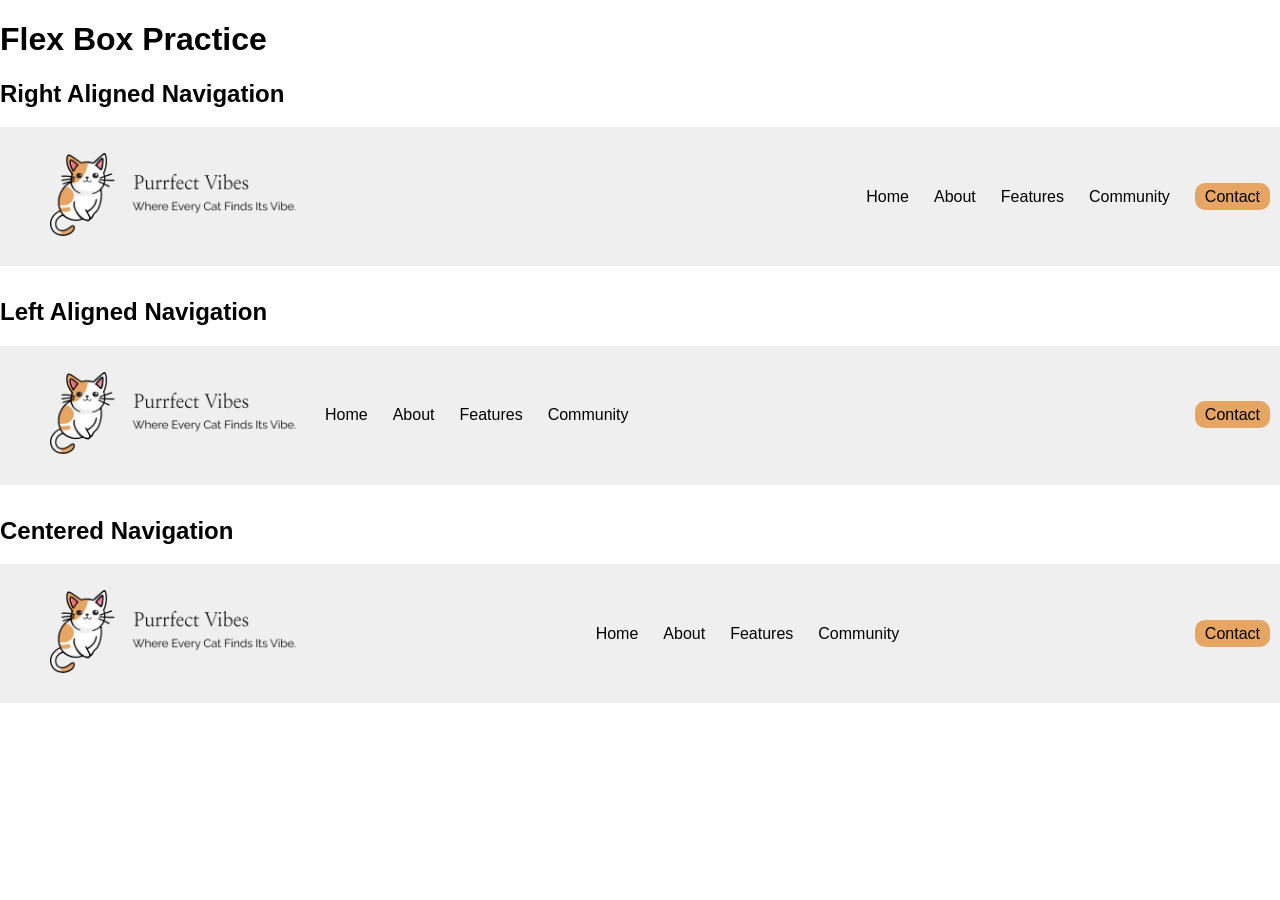
<file: part1/index.html>
<!DOCTYPE html>
<html lang="en">
<head>
    <meta charset="UTF-8">
    <meta name="viewport" content="width=device-width, initial-scale=1.0">
    <title>Flex Box Layout Practice</title>
    <link rel="stylesheet" href="css/normalize.css">
    <link rel="stylesheet" href="css/styles.css">
</head>
<body>
    <h1>Flex Box Practice</h1>
    <h2>Right Aligned Navigation</h2>
    <nav class="nav1">
        <ul>
            <li><img src="assets/logo.png" alt="logo"></li>
            <div class="nav1menu">
            <li><a href="#">Home</a></li>
            <li><a href="#">About</a></li>
            <li><a href="#">Features</a></li>
            <li><a href="#">Community</a></li>
            <li><a href="#" class="button">Contact</a></li>
            </div>
        </ul>
    </nav>

    <h2>Left Aligned Navigation</h2>
    <nav class="nav2">
        <ul>
            <div class="nav2menu">
            <li><img src="assets/logo.png" alt="logo"></li>
            <li><a href="#">Home</a></li>
            <li><a href="#">About</a></li>
            <li><a href="#">Features</a></li>
            <li><a href="#">Community</a></li>
            </div>
             <li><a href="#" class="button">Contact</a></li>
        </ul>
    </nav>

    <h2>Centered Navigation</h2>
    <nav class="nav3">

        <ul>
            <li><img src="assets/logo.png" alt="logo"></li>
            <div class="nav3menu">
            <li><a href="#">Home</a></li>
            <li><a href="#">About</a></li>
            <li><a href="#">Features</a></li>
            <li><a href="#">Community</a></li>
            </div>
            <li><a href="#" class="button">Contact</a></li>
        </ul>
    </nav>
</body>
</html>
</file>
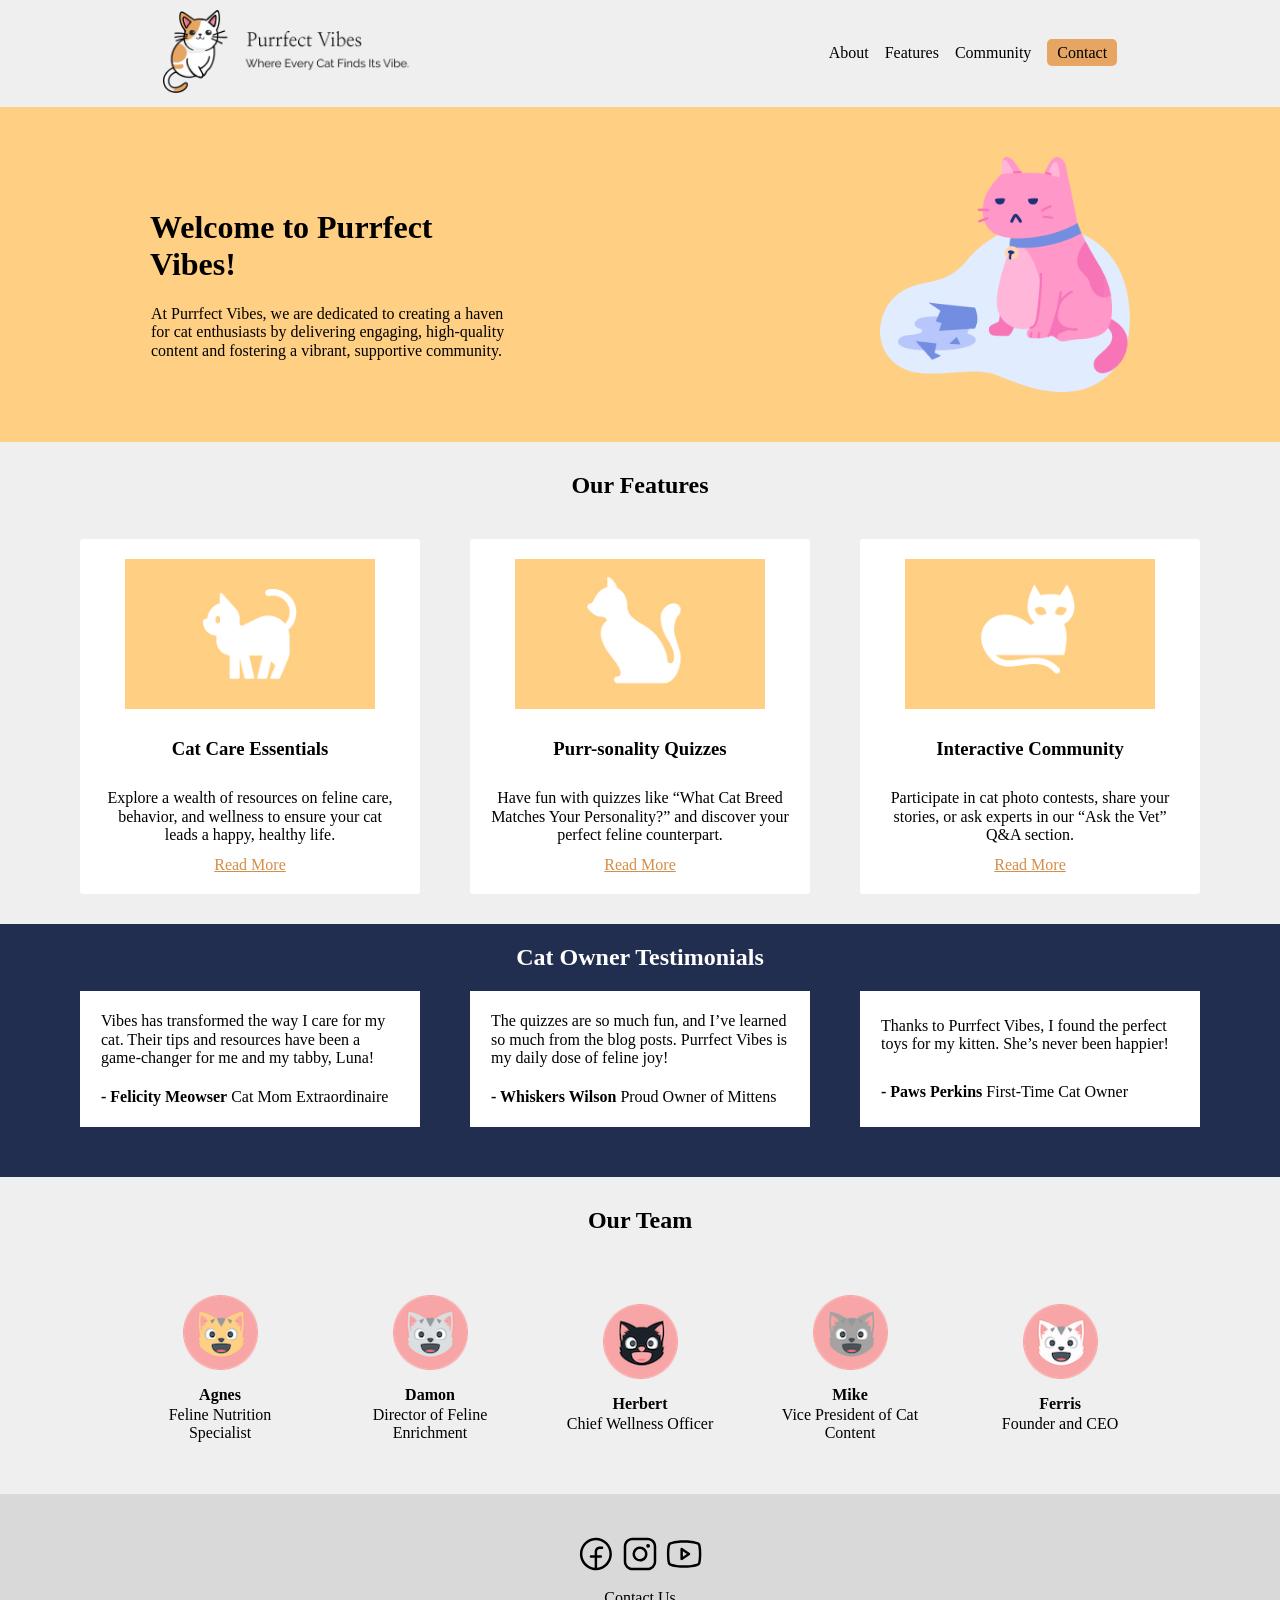
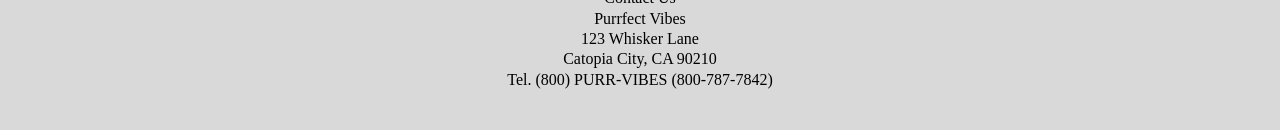
<file: part2/index.html>
<!DOCTYPE html>
<html lang="en">
<head>
    <meta charset="utf-8">
    <title>Welcome to Purrfect Vibes - Flexible Box</title>
    <link rel="stylesheet" href="/part2/css/styles.css">
    <link rel="stylesheet" href="/part2/css/normalize.css">
</head>

<body>
<main >
    
    <!-- Navigation Section -->
    <header class="header">
        <div >
            <img src="/part2/images/logo.png" alt="purrfect vibes logo" style="width: 250px;"></a>
        </div>

        <nav class="nav">
            <ul>
                <li><a href="#about">About</a></li>
                <li><a href="#features">Features</a></li>
                <li><a href="#Community">Community</a></li>
                <li><a class="button" href="#">Contact</a></li>
            </ul>
        </nav>
    </header> 


    <main>
    <!-- Hero Section -->

    <section class="hero-section">
            <div>
                <div class="hero-content"><h1>Welcome to Purrfect Vibes!</h1>
                <p>At Purrfect Vibes, we are dedicated to creating a haven for cat enthusiasts by delivering engaging, high-quality content and fostering a vibrant, supportive community.</p>
                </div>
            </div>
            <img class=hero-image src="/part2/images/hero-cat.png" alt="cat image" width="250px">
    </section>

    <!-- Features Section -->
    
    <section class="featurescontainer">
        <h2>Our Features</h2>
        <div class="listedfeatures">
    
        <div class="featurebox">
         <img src="/part2/images/cat-care.jpg" style="width: 250px;">
         <h3>Cat Care Essentials</h3>
         <p>Explore a wealth of resources on feline care, behavior, and wellness to ensure your cat leads a happy, healthy life.</p>
         <a href="#" target="_blank">Read More</a>
        </div>

        <div class="featurebox">
          <img src="/part2/images/cat-quizzes.jpg" style="width: 250px;">
          <h3>Purr-sonality Quizzes</h3>
          <p>Have fun with quizzes like “What Cat Breed Matches Your Personality?” and discover your perfect feline counterpart.</p>
          <a href="#" target="_blank">Read More</a>
        </div>
    

        <div class="featurebox">
          <img src="/part2/images/cat-community.jpg" style="width: 250px;">
          <h3>Interactive Community</h3>
          <p>Participate in cat photo contests, share your stories, or ask experts in our “Ask the Vet” Q&A section.</p>
          <a href="#" target="_blank">Read More</a>
        </div>
    </section>

    <!-- Testimonials Section -->
    
    <section class="testimonialcontainer">
        <h2>Cat Owner Testimonials</h2>

        <div class="testimonialwrapper">

        <div class="testimonialbox">
        <p>Vibes has transformed the way I care for my cat. Their tips and resources have been a game-changer for me and my tabby, Luna!</p><br>
        <p><strong>- Felicity Meowser</strong> Cat Mom Extraordinaire</p>
        </div>

         <div class="testimonialbox">
        <p>The quizzes are so much fun, and I’ve learned so much from the blog posts. Purrfect Vibes is my daily dose of feline joy!</p><br>
        <p><strong>- Whiskers Wilson</strong> Proud Owner of Mittens</p>
        </div>

        
         <div class="testimonialbox">
        <p>Thanks to Purrfect Vibes, I found the perfect toys for my kitten. She’s never been happier!</p><br>
        <p><strong>- Paws Perkins</strong> First-Time Cat Owner</p>
        </div>
    </section>

    <!-- Our Team Section -->

    <section class="ourteamcontainer">
    <h2>Our Team</h2>
    <div class="listedteam">
        <div class="teambox">
            <img src="/part2/images/head-agnes.png" style="width: 75px;">
            <div class="teamtitle">
                <p>Agnes</p>
                <p>Feline Nutrition Specialist</p>
            </div>
        </div>

        <div class="teambox">
            <img src="/part2/images/head-damon.png" style="width: 75px;">
            <div class="teamtitle">
                <p>Damon</p>
                <p>Director of Feline Enrichment</p>
            </div>
        </div>

        <div class="teambox">
            <img src="/part2/images/head-herbert.png" style="width: 75px;">
            <div class="teamtitle">
                <p>Herbert</p>
                <p>Chief Wellness Officer</p>
            </div>
        </div>

        <div class="teambox">
            <img src="/part2/images/head-mike.png" style="width: 75px;">
            <div class="teamtitle">
                <p>Mike</p>
                <p>Vice President of Cat Content</p>
            </div>
        </div>

        <div class="teambox">
            <img src="/part2/images/head-ferris.png" style="width: 75px;">
            <div class="teamtitle">
                <p>Ferris</p>
                <p>Founder and CEO</p>
            </div>
        </div>
    
    </div>
    </section>

    <!-- Footer Section -->

    <footer class="footer">

    <div class="social-icons">
    <a href="https://wwww.facebook.com" target="_blank"><img src="/part2/images/facebook.svg" alt="facebook icon" style="width: 40px;"></a>
    <a href="https://www.instagram.com" target="_blank"><img src="/part2/images/instagram.svg" alt="instram icon" style="width: 40px;"></a>
    <a href="https://www.youtube.com" target="_blank"><img src="/part2/images/youtube.svg" alt="youtube icon" style="width: 40px;"></a>
    </div>

    <p>Contact Us</p>
    <p> Purrfect Vibes</p>
    <p>123 Whisker Lane</p>
    <p>Catopia City, CA 90210</p>
    <p>Tel. (800) PURR-VIBES (800-787-7842)</p>
    </footer>
</main>
    
</body>
</html>
</file>
<file: part1/css/styles.css>
body {
    font-size: 16px;
    font-family: Verdana, Geneva, Tahoma, sans-serif;
}
a {
    text-decoration: none;
    color: #000
}
a:hover {
    color: #e6a563;
}
nav {
    background-color: #efefef;
    padding: 10px;
    margin-bottom: 2em;
}
nav img {
    width: 250px;
}
nav ul {
    list-style-type: none; 
}
.button {
    background-color: #e6a563;
    border-radius: 10px;
    padding: 5px 10px;
}

.nav1 ul { 
    display: flex;
    justify-content: space-between;
    align-items: center;
}

.nav1menu { 
    display: flex;
    align-items: center;
    gap: 25px;
}

.nav2 ul {
    display: flex;
    justify-content: space-between;
    align-items: center;
}

.nav2menu { 
    display: flex;
    justify-content: space-around;
    align-items: center;
    gap: 25px;
}

.nav3 ul {
    display: flex;
    justify-content: space-between;
    align-items: center;
}

.nav3menu {
    display: flex;
    justify-content: center;
    gap: 25px;
}
</file>
<file: part2/css/styles.css>
a {
    color: #d38e48;
}

a:hover {
    color: #ac5e10;
}

a:active {
    color: #ac5e10;
}

p {
    margin: 1px;
}

/* Navigation Section */

.header {
    display: flex;
    justify-content: space-around;
    /* justify-content: space-between; */
    /* justify-content: space-evenly; */
    align-content: center;
    flex-wrap: wrap;
    gap: 50px;
    /* padding-left: 50px; */
    /* padding-right: 50px; */
    padding-top: 10px;
    padding-bottom: 10px;
}

nav {
  display: flex;
  flex-wrap: wrap;
  align-items: center;
  justify-content: space-between;
}

nav ul {
  display: flex;
  align-items: center;
  list-style: none;
  display: flex;
  flex-wrap: wrap;
  gap: 1rem;
}

nav a {
    text-decoration: none;
    color: black;
    font-weight: 500;
}

nav a:hover {
    color: #ac5e10;
}

.button {
    background-color: #e6a563;
    border: none;
    border-radius: 5px;
    padding: 5px 10px;
}


/* Hero Section */

.hero-section {
    background-color: #FFCF83;
    display: flex;
    /* justify-content:space-around; */
    /* justify-content: space-between; */
    justify-content: space-evenly;
    align-items: center;
    align-content: center;
    padding: 50px 150px;
}

.hero-content {
    display: flex;
    flex-direction: column;
    flex-wrap: wrap;
    width: 50%;
}


/* Feature Section */

.featurescontainer {
    display: flex;
    justify-content: space-between;
    align-items: center;
    flex-direction: column;
    padding-left: 10px;
    padding-right: 10px;
    padding-top: 10px;
    padding-bottom: 10px;

}
.listedfeatures {
    display: flex;
    justify-content: center;
    justify-content: space-evenly;
    align-items: center;
    text-align: center;
    padding: 20px;
    gap: 50px;
    flex-wrap: wrap;
}

.featurebox {
    display: flex;
    flex-direction: column;
    justify-content: center;
    align-items: center;
    background-color: white;
    padding: 20px;
    border-radius: 3px;
    width: 300px;
    gap: 10px;
}

/* Testimonial Section */

.testimonialcontainer {
    background-color: #222e50;
    display: flex;
    flex-direction: column;
    justify-content: space-between;
    align-items: center;
    padding-left: 50px;
    padding-right: 50px;
    padding-bottom: 50px;
    color: white;
}

.testimonialwrapper{
    display: flex;
    gap: 50px;
    flex-wrap: wrap;
    align-content: center;
}

.testimonialbox {
    background-color: white;
    color: black;
    display: flex;
    flex-direction: column;
    justify-content: space-evenly;
    padding:20px;
    width: 300px;
    

}

/* Team Section */

.ourteamcontainer { 
    display: flex;
    justify-content: center;
    align-items: center;
    flex-direction: column;
    padding-left: 50px;
    padding-right: 50px;
    padding-top: 10px;
    padding-bottom: 10px;
    
}

.listedteam {
    display: flex;
    justify-content: center;
    align-items: center;
    text-align: center;
    padding: 20px;
    gap: 20px;
    flex-wrap: wrap;
}

.teambox {
    color: black;
    display: flex;
    flex-direction: column;
    align-items: center;
    padding:20px;
    width: 150px;
    margin: 0px;
}

.teamtitle {
    display: flex;
    flex-direction: column;
    align-items: center;
    padding-top: 15px;
}

.teamtitle p:first-child {
    font-weight: bold;
}

/* Footer Section */

.footer {
    background-color: #d9d9d9;
    display: flex;
    flex-direction: column;
    justify-content: center;
    align-items: center;
    padding-left: 50px;
    padding-right: 50px;
    padding-top: 40px;
    padding-bottom: 40px;
}

.social-icons {
    padding-bottom: 10px; 
}
</file>
